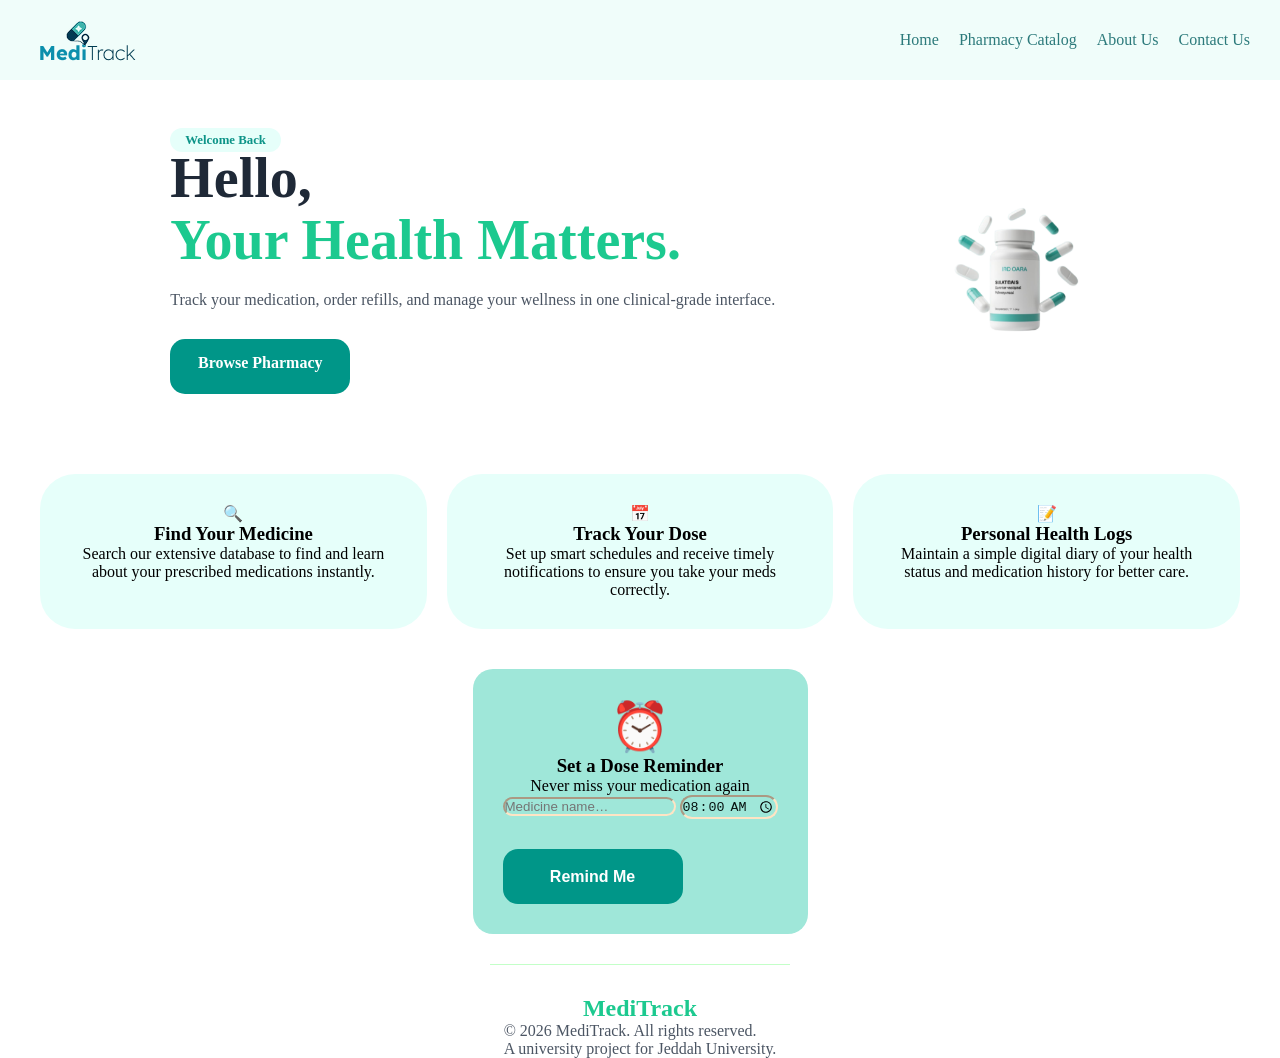
<file: index.html>
<!DOCTYPE html>
<html lang="en">
<head>
    <meta charset="UTF-8">
    <meta name="viewport" content="width=device-width, initial-scale=1.0">
    <link rel="stylesheet" href="CSS\style.css"> 
    <title>MediTrack - Home</title>
</head>
<body>
    <header>
        <nav>
            <div class="logo-container">
                <img src="Media/LOGO.png" alt="MediTrack Logo"> 
            </div>
            <ul class="nav-links">
                <li><a href="index.html">Home</a></li>
                <li><a href="pharmacy1.html">Pharmacy Catalog</a></li>
                <li><a href="About-us.html">About Us</a></li>
                <li><a href="Contact-us.html">Contact Us</a></li>
            </ul>
        </nav>
    </header>

    <main>
        <section id="home">
            <article class="welcome-text">
                <span class="badge">Welcome Back</span>
                <h1>Hello, <br><strong>Your Health Matters.</strong></h1>
                <p>Track your medication, order refills, and manage your wellness in one clinical-grade interface.</p>
                <a href="pharmacy1.html" class="btn-primary">Browse Pharmacy</a>
            </article>
            
            <aside class="hero-image">
                <img src="Media/Heroimage.png" alt="Medical Health Dashboard Preview" width="200">
            </aside>
        </section>



        

        <section class="services-container">
            <h2 style="display:none;">Our Services</h2>
            <article class="service-card">
                <div class="icon-box">🔍</div>
                <h3>Find Your Medicine</h3>
                <p>Search our extensive database to find and learn about your prescribed medications instantly.</p>
            </article>

            <article class="service-card">
                <div class="icon-box">📅</div>
                <h3>Track Your Dose</h3>
                <p>Set up smart schedules and receive timely notifications to ensure you take your meds correctly.</p>
            </article>

            <article class="service-card">
                <div class="icon-box">📝</div>
                <h3>Personal Health Logs</h3>
                <p>Maintain a simple digital diary of your health status and medication history for better care.</p>
            </article>
        </section>

        <section class="reminder-section">
            <h2 style="display:none;">Reminder Tool</h2>
            <div class="reminder-card">
              <div class="reminder-left">
                <span class="reminder-icon">⏰</span>
                <div>
                  <h3>Set a Dose Reminder</h3>
                  <p>Never miss your medication again</p>
                </div>
              </div>
              <div class="reminder-form">
                <input type="text" placeholder="Medicine name…" class="reminder-input">
                <input type="time" class="reminder-input time-input" value="08:00">
                <button type="button" class="btn-primary">Remind Me</button>
              </div>
            </div>
        </section>
    </main>

    <footer>
       <div class="line"></div>
        <div class="footer-content">
            <p><strong>MediTrack</strong></p>
            <p>&copy; 2026 MediTrack. All rights reserved. <br> 
                <span>A university project for Jeddah University.</span>
            </p>
        </div>
    </footer>

</body>
</html>
</file>
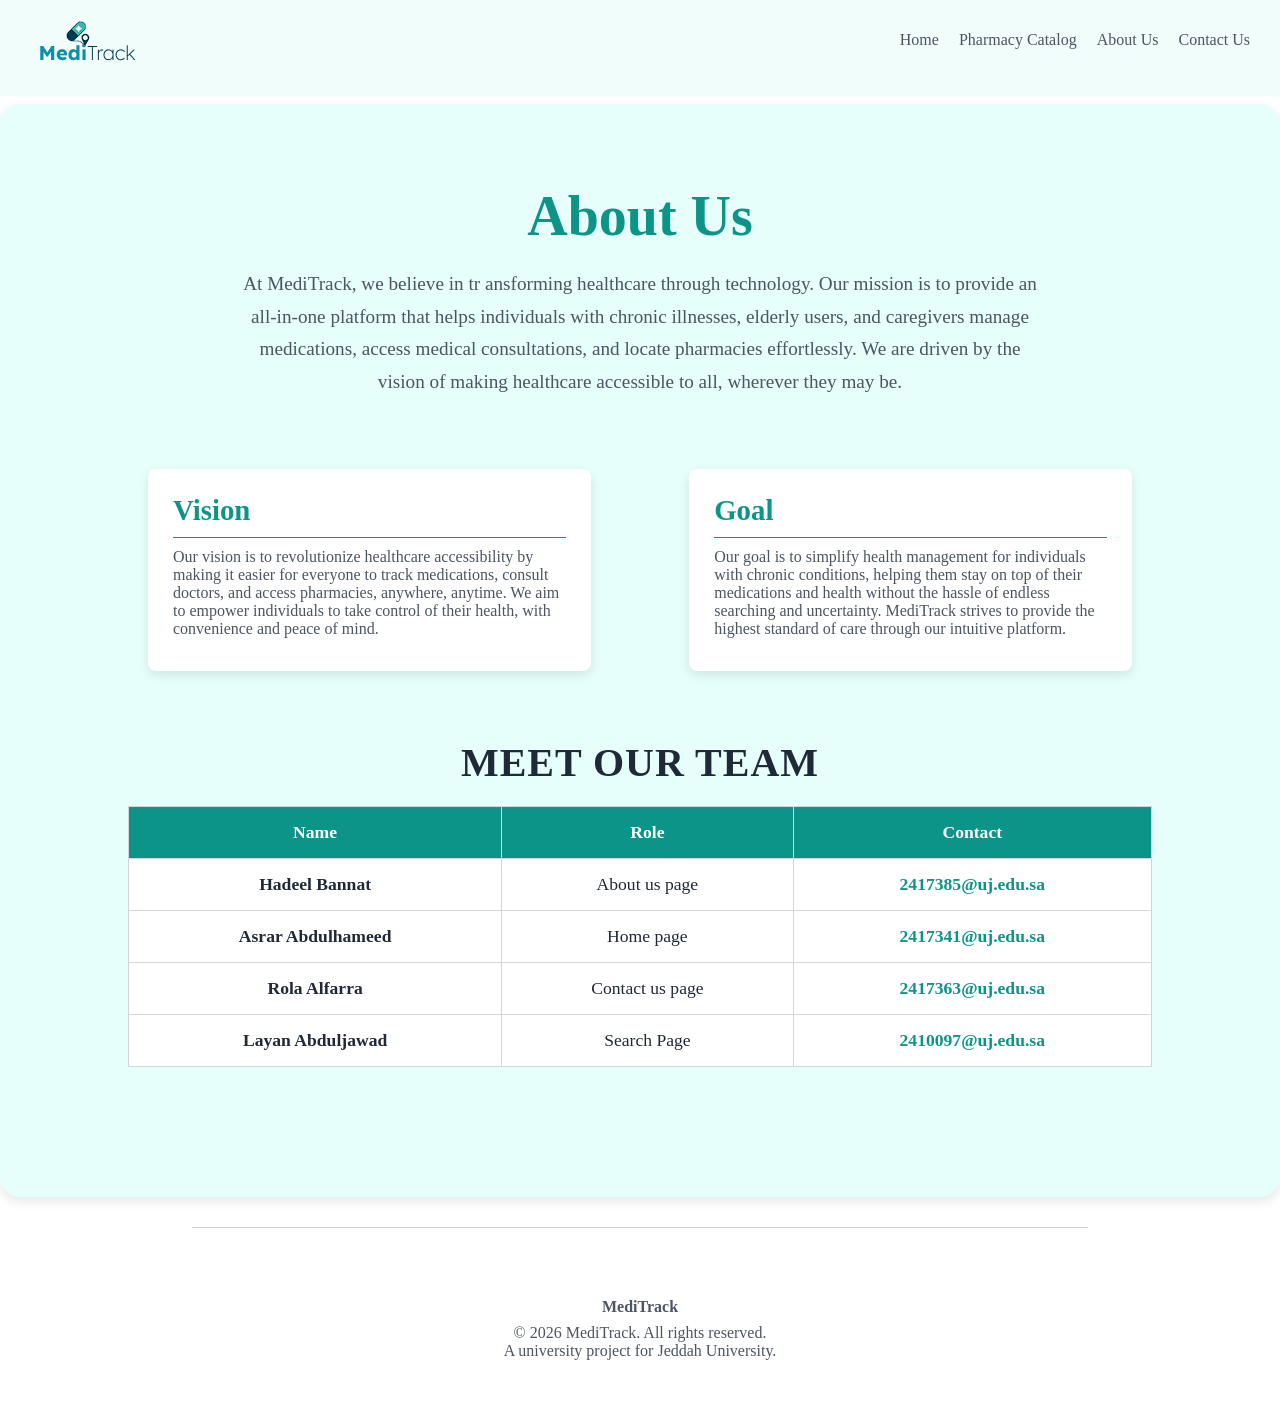
<file: about-us.html>
<!DOCTYPE html>
<html lang="en">
<head>
    <meta charset="UTF-8">
    <meta name="viewport" content="width=device-width, initial-scale=1.0">
    <title>About Us - MediTrack</title>
    <link rel="stylesheet" href="CSS\about-us.css">
</head>
<body>
    <header>
        <nav>
            <div class="logo-container">
                <img src="Media/LOGO.png" alt="MediTrack Logo">
            </div>
   <ul class="nav-links">
                <li><a href="index.html">Home</a></li>
                <li><a href="pharmacy1.html">Pharmacy Catalog</a></li>
                <li><a href="about-us.html">About Us</a></li>
                <li><a href="Contact-us.html">Contact Us</a></li>
            </ul>
        </nav>
    </header>

    <section class="about-container">
        <div class="about-text">
            <h1>About Us</h1>
            <p>At MediTrack, we believe in tr
                ansforming healthcare through technology.
                 Our mission is to provide an all-in-one
                  platform that helps individuals with 
                  chronic illnesses, elderly users, and
                   caregivers manage medications, access
                    medical consultations, and locate
                     pharmacies effortlessly. We are 
                     driven by the vision of making healthcare accessible to all, wherever they may be.</p>
        </div>

        <div class="vision-goal">
            <div class="card">
                <h2>Vision</h2>
                <hr>
                <p>Our vision is to revolutionize healthcare accessibility by making it easier for everyone to track medications, consult doctors, and access pharmacies, anywhere, anytime. We aim to empower individuals to take control of their health, with convenience and peace of mind.</p>
            </div>
            <div class="card">
                <h2>Goal</h2>
                <hr>
                <p>Our goal is to simplify health management for individuals with chronic conditions, helping them stay on top of their medications and health without the hassle of endless searching and uncertainty. MediTrack strives to provide the highest standard of care through our intuitive platform.</p>
            </div>
        </div>

        <div class="team-info">
            <h2 class="team-heading">Meet Our Team</h2>
            <table class="team-table">
                <tr>
                    <th>Name</th>
                    <th>Role</th>
                    <th>Contact</th>
                </tr>
                <tr>
                    <td>Hadeel Bannat</td>
                    <td>About us page</td>
                    <td><a href="mailto:2417385@uj.edu.sa">2417385@uj.edu.sa</a></td>
                </tr>
                <tr>
                    <td>Asrar Abdulhameed</td>
                    <td>Home page</td>
                    <td><a href="mailto:2417341@uj.edu.sa">2417341@uj.edu.sa</a></td>
                </tr>
                <tr>
                    <td>Rola Alfarra</td>
                    <td>Contact us page</td>
                    <td><a href="mailto:2417363@uj.edu.sa">2417363@uj.edu.sa</a></td>
                </tr>
                <tr>
                    <td>Layan Abduljawad</td>
                    <td>Search Page</td>
                    <td><a href="mailto:2410097@uj.edu.sa">2410097@uj.edu.sa</a></td>
                </tr>
            </table>
        </div>
    </section>

    <footer>
        <div class="line"></div>
        <div class="footer-content">
            <p><strong>MediTrack</strong></p>
            <p>&copy; 2026 MediTrack. All rights reserved. <br> 
                <span>A university project for Jeddah University.</span>
            </p>
        </div>
    </footer>
</body>
</html>
</file>
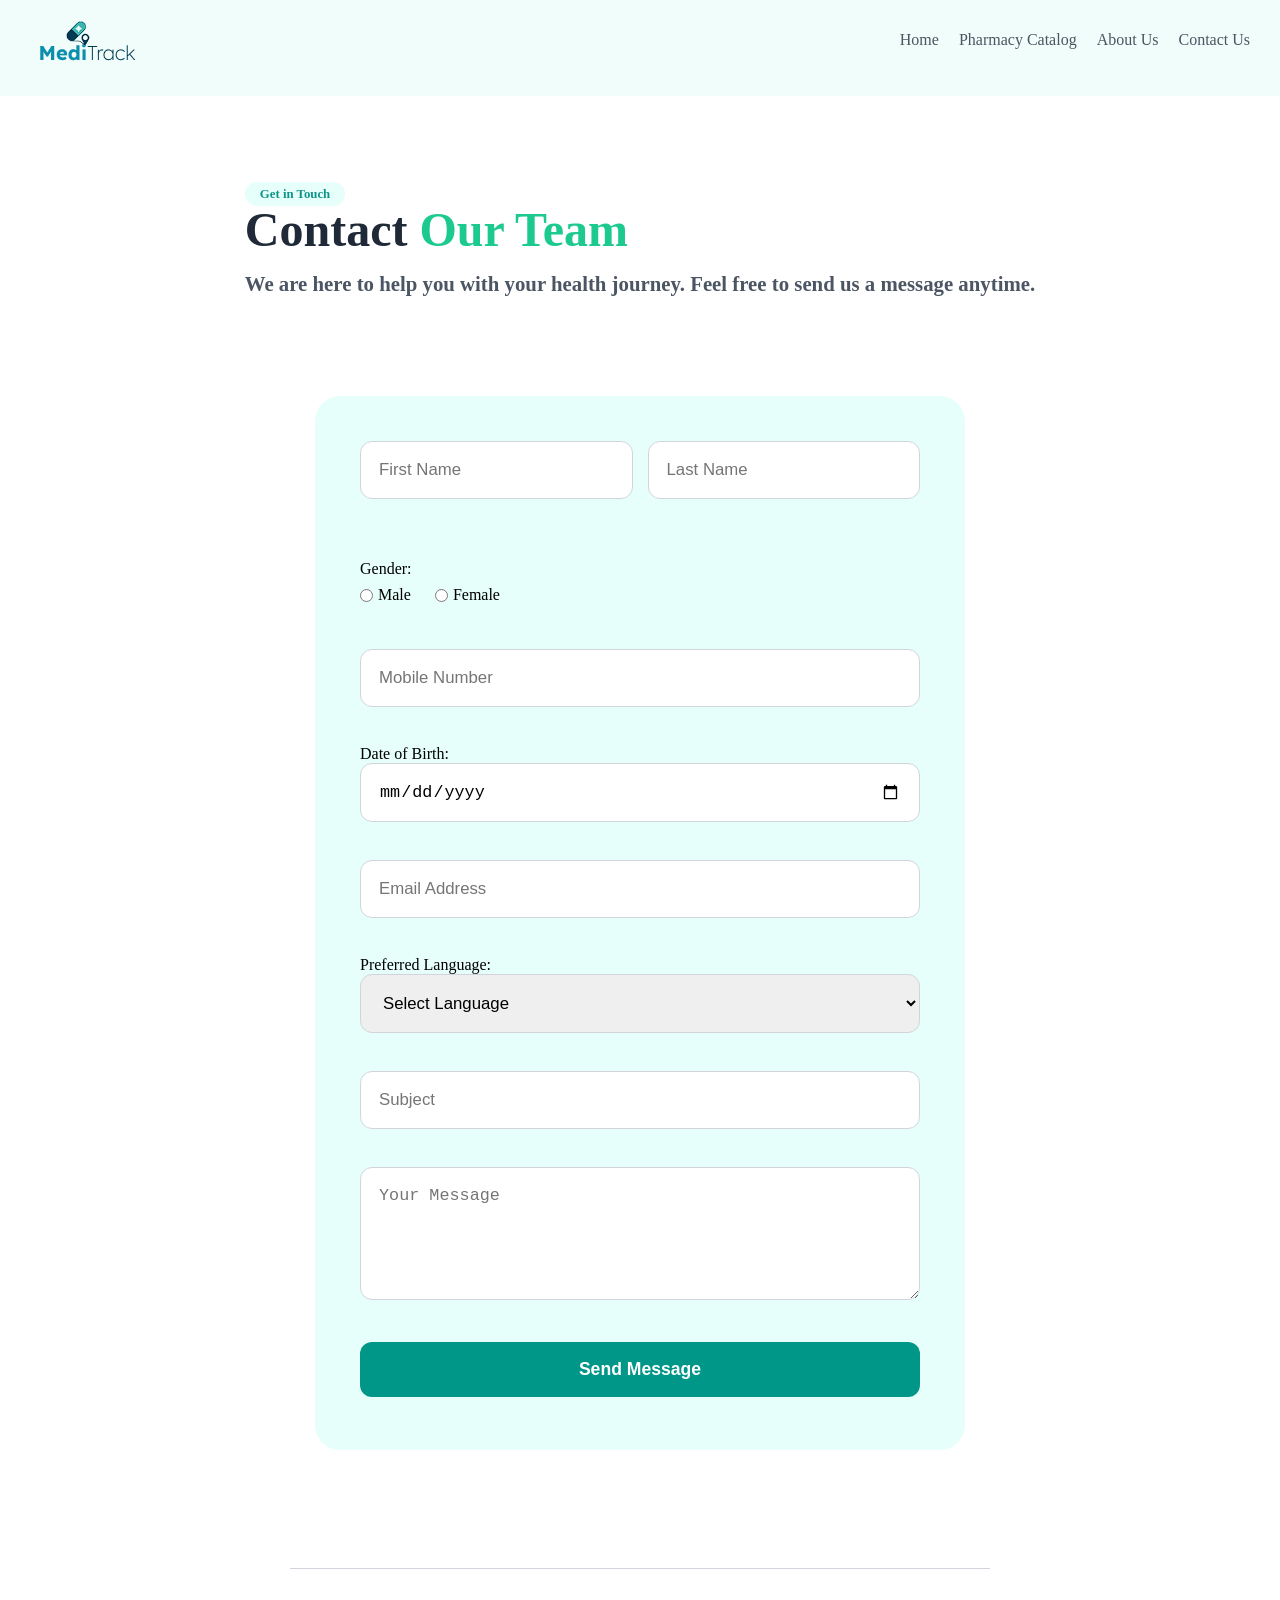
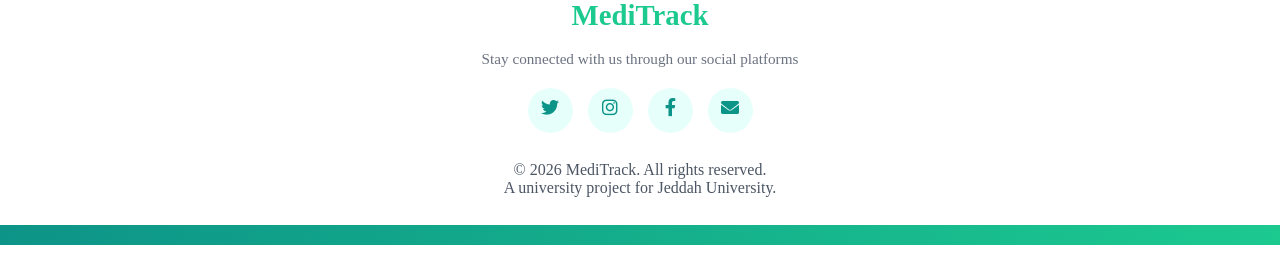
<file: Contact-us.html>
<!DOCTYPE html>
<html lang="en">
<head>
    <meta charset="UTF-8">
    <meta name="viewport" content="width=device-width, initial-scale=1.0">
    <title>Contact Us - MediTrack</title>

    
    <link rel="stylesheet" href="CSS\contact.css">

    
    <link rel="stylesheet" href="https://cdnjs.cloudflare.com/ajax/libs/font-awesome/6.0.0/css/all.min.css">
</head>

<body>
<header>
    <nav>
        <div class="logo-container">
           <img src="Media/LOGO.png" alt="MediTrack Logo">
        </div>
    <ul class="nav-links">
                <li><a href="index.html">Home</a></li>
                <li><a href="pharmacy1.html">Pharmacy Catalog</a></li>
                <li><a href="About-us.html">About Us</a></li>
                <li><a href="Contact-us.html">Contact Us</a></li>
            </ul>
    </nav>
</header>


<section class="contact-container">

    <div class="contact-text">
        <span class="badge">Get in Touch</span>
        <h1>Contact <strong>Our Team</strong></h1>
        <h2>We are here to help you with your health journey.  
        Feel free to send us a message anytime.</h2>
    </div>

    <form class="contact-form">

    
    <div class="row">
        <div class="input-group">
            <input type="text" placeholder="First Name" required maxlength="20">
        </div>

        <div class="input-group">
            <input type="text" placeholder="Last Name" required maxlength="20">
        </div>
    </div>

    
    <div class="gender-group">
    <p>Gender:</p>

    <label class="gender-option">
        <input type="radio" name="gender" value="male" required>
        Male
    </label>

    <label class="gender-option">
        <input type="radio" name="gender" value="female">
        Female
    </label>
    </div>

    
    <div class="input-group">
        <input type="tel" placeholder="Mobile Number" 
        pattern="[0-9]{10}" 
        maxlength="10" 
        required>
    </div>

    
    <div class="input-group">
        <label>Date of Birth:</label>
        <input type="date" required>
    </div>

    
    <div class="input-group">
        <input type="email" placeholder="Email Address" required>
    </div>

    
    <div class="input-group">
        <label>Preferred Language:</label>
        <select required>
            <option value="">Select Language</option>
            <option>Arabic</option>
            <option>English</option>
            <option>French</option>
        </select>
    </div>

    
    <div class="input-group">
        <input type="text" placeholder="Subject" maxlength="50">
    </div>

    
    <div class="input-group">
        <textarea placeholder="Your Message" rows="5" required></textarea>
    </div>

    <button type="submit" class="btn-primary">Send Message</button>

    
    <p class="success-message">✅ Message ready to send!</p>

</form>

</section>


<footer>
    <div class="line"></div>

    <div class="footer-content">
        <p class="brand"><strong>MediTrack</strong></p>

        <p class="footer-text">
            Stay connected with us through our social platforms
        </p>

        
        <div class="social-icons">
            <a href="https://twitter.com" target="_blank">
                <i class="fab fa-twitter"></i>
            </a>

            <a href="https://instagram.com" target="_blank">
                <i class="fab fa-instagram"></i>
            </a>

            <a href="https://facebook.com" target="_blank">
                <i class="fab fa-facebook-f"></i>
            </a>

            <a href="mailto:meditrack@gmail.com">
                <i class="fas fa-envelope"></i>
            </a>
        </div>

        <p class="copyright">
            &copy; 2026 MediTrack. All rights reserved. <br>
            <span>A university project for Jeddah University.</span>
        </p>
    </div>

    
    <div class="bottom-bar"></div>
</footer>

</body>
</html>
</file>
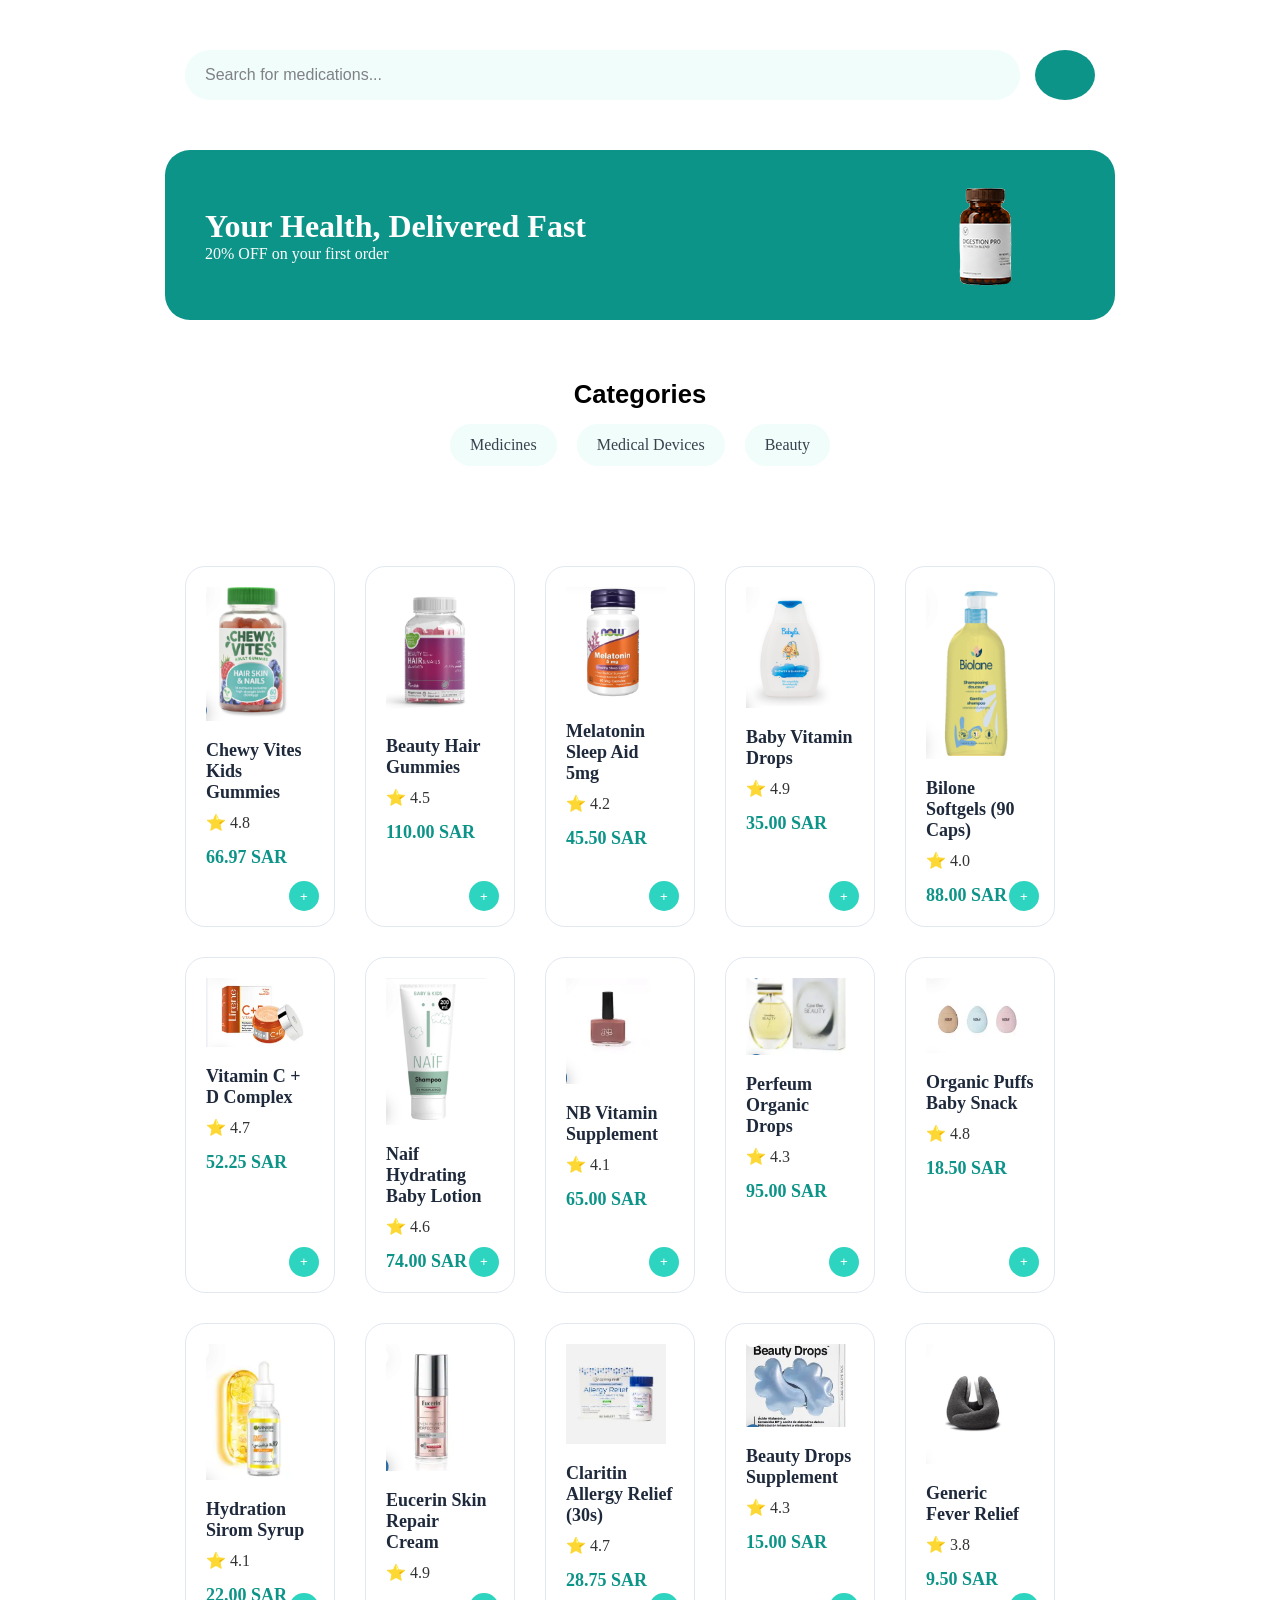
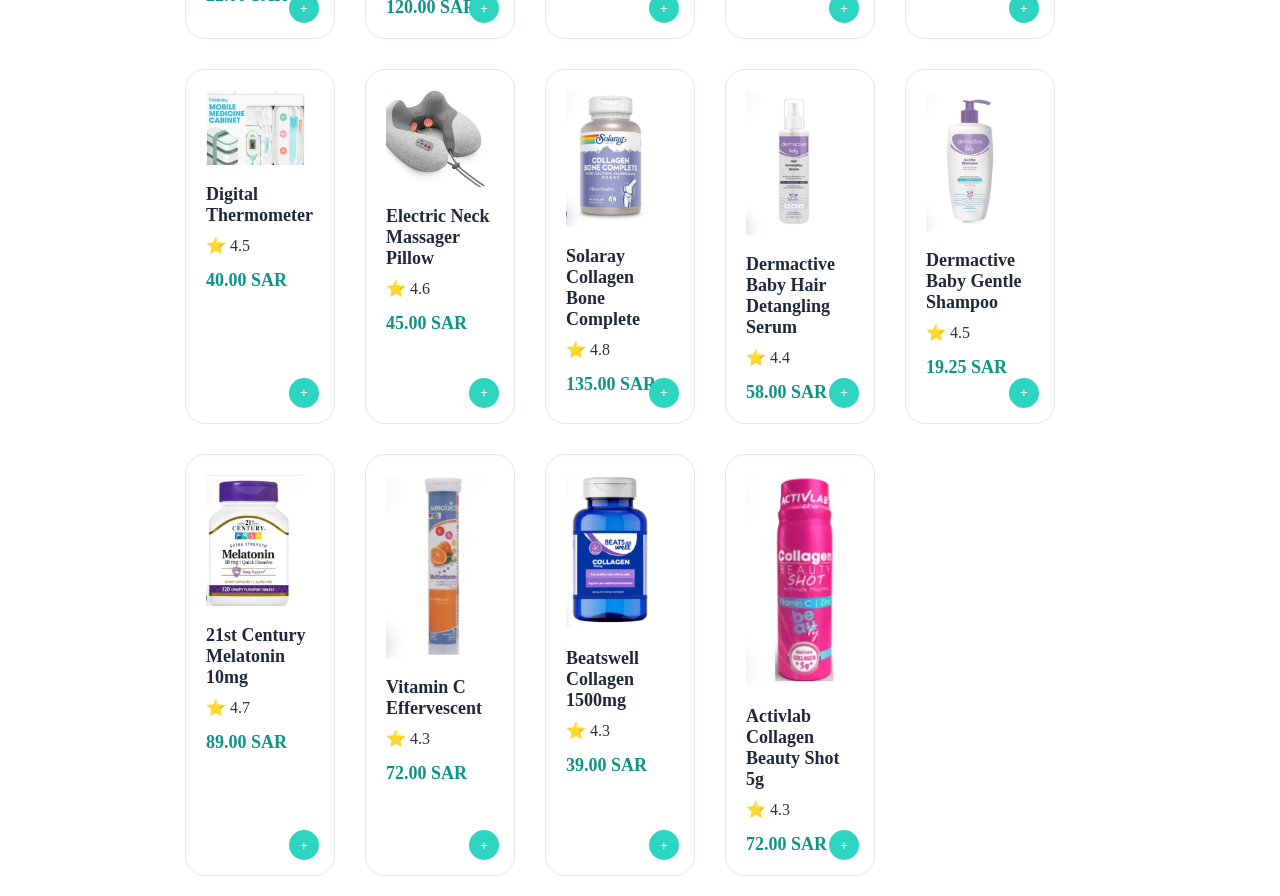
<file: pharmacy1.html>
<!DOCTYPE html>
<html lang="en">
<head>
    <meta charset="UTF-8">
    <meta name="viewport" content="width=device-width, initial-scale=1.0">
    <title>Pharmacy</title>
    <link rel='stylesheet' href='https://cdn-uicons.flaticon.com/2.1.0/uicons-regular-rounded/css/uicons-regular-rounded.css'>
    <link rel="stylesheet" href="CSS\style.css"> 
</head>
<body>
<div class="Search_home">
    
    <div class="container">
        <input type="text" id="myInput" placeholder="Search for medications..." class="form-control">
        <span><i class="fi fi-rr-search Search-icon"></i></span>
    </div>

    <a href="index.html" class="home-btn">
        <i class="fi fi-rr-home"></i> 
    </a>

</div>
    <div  class="main">
    <div class="text">
        <h1>Your Health, Delivered Fast </h1>
        <p>20% OFF on your first order</p>
    </div>
    <img src="Media/mwd1.png" alt="Midcen" >
     </div>


     <section class="Categories">
        <h2>Categories</h2>
        <div class=" category-list">
        <span class="cat-item">Medicines</span>
        <span class="cat-item">Medical Devices</span>
        <span class="cat-item">Beauty</span>
        </div>
     </section>

<section class="product">

<div class="cards">

    <div class="product-card">
        <img src="Media/ChewyVites.png" alt="Chewy Vites Kids" class="product-img">
        <h3 class="product-title">Chewy Vites Kids Gummies</h3>
        <div class="rating"><span>⭐</span> 4.8</div>
        <div class="price">66.97 SAR</div>
        <button class="add-button">+</button>
    </div>

    <div class="product-card">
        <img src="Media/BeautyHair.png" alt="Beauty Hair Gummies" class="product-img">
        <h3 class="product-title">Beauty Hair Gummies</h3>
        <div class="rating"><span>⭐</span> 4.5</div>
        <div class="price">110.00 SAR</div>
        <button class="add-button">+</button>
    </div>

    <div class="product-card">
        <img src="Media/Melatonin.png" alt="Melatonin Sleep Aid" class="product-img">
        <h3 class="product-title">Melatonin Sleep Aid 5mg</h3>
        <div class="rating"><span>⭐</span> 4.2</div>
        <div class="price">45.50 SAR</div>
        <button class="add-button">+</button>
    </div>

    <div class="product-card">
        <img src="Media/baby.png" alt="Baby Care" class="product-img">
        <h3 class="product-title">Baby Vitamin Drops</h3>
        <div class="rating"><span>⭐</span> 4.9</div>
        <div class="price">35.00 SAR</div>
        <button class="add-button">+</button>
    </div>

    <div class="product-card">
        <img src="Media/Bilone.png" alt="Bilone Supplement" class="product-img">
        <h3 class="product-title">Bilone Softgels (90 Caps)</h3>
        <div class="rating"><span>⭐</span> 4.0</div>
        <div class="price">88.00 SAR</div>
        <button class="add-button">+</button>
    </div>

    <div class="product-card">
        <img src="Media/C+D.png" alt="Vitamin C + D" class="product-img">
        <h3 class="product-title">Vitamin C + D Complex</h3>
        <div class="rating"><span>⭐</span> 4.7</div>
        <div class="price">52.25 SAR</div>
        <button class="add-button">+</button>
    </div>

    <div class="product-card">
        <img src="Media/Naif.png" alt="Naif Baby Lotion" class="product-img">
        <h3 class="product-title">Naif Hydrating Baby Lotion</h3>
        <div class="rating"><span>⭐</span> 4.6</div>
        <div class="price">74.00 SAR</div>
        <button class="add-button">+</button>
    </div>

    <div class="product-card">
        <img src="Media/NB.png" alt="NB Supplement" class="product-img">
        <h3 class="product-title">NB Vitamin Supplement</h3>
        <div class="rating"><span>⭐</span> 4.1</div>
        <div class="price">65.00 SAR</div>
        <button class="add-button">+</button>
    </div>

    <div class="product-card">
        <img src="Media/Perfeum.png" alt="Perfeum Drops" class="product-img">
        <h3 class="product-title">Perfeum Organic Drops</h3>
        <div class="rating"><span>⭐</span> 4.3</div>
        <div class="price">95.00 SAR</div>
        <button class="add-button">+</button>
    </div>

    <div class="product-card">
        <img src="Media/Puffs.png" alt="Organic Puffs Snack" class="product-img">
        <h3 class="product-title">Organic Puffs Baby Snack</h3>
        <div class="rating"><span>⭐</span> 4.8</div>
        <div class="price">18.50 SAR</div>
        <button class="add-button">+</button>
    </div>

    <div class="product-card">
        <img src="Media/Sirom.png" alt="Sirom Syrup" class="product-img">
        <h3 class="product-title">Hydration Sirom Syrup</h3>
        <div class="rating"><span>⭐</span> 4.1</div>
        <div class="price">22.00 SAR</div>
        <button class="add-button">+</button>
    </div>

    <div class="product-card">
        <img src="Media/Userin.png" alt="Eucerin Skin Repair" class="product-img">
        <h3 class="product-title">Eucerin Skin Repair Cream</h3>
        <div class="rating"><span>⭐</span> 4.9</div>
        <div class="price">120.00 SAR</div>
        <button class="add-button">+</button>
    </div>

    <div class="product-card">
    <img src="Media/Claritin.jpg" alt="Claritin Allergy Relief" class="product-img">
    <h3 class="product-title">Claritin Allergy Relief (30s)</h3>
    <div class="rating"><span>⭐</span> 4.7</div>
    <div class="price">28.75 SAR</div>
    <button class="add-button">+</button>
</div>

<div class="product-card">
    <img src="Media/BeautyDrob.png" alt="Beauty Drops" class="product-img">
    <h3 class="product-title">Beauty Drops Supplement</h3>
    <div class="rating"><span>⭐</span> 4.3</div>
    <div class="price">15.00 SAR</div>
    <button class="add-button">+</button>
</div>

<div class="product-card">
    <img src="Media/Generi.png" alt="Fever Relief" class="product-img">
    <h3 class="product-title">Generic Fever Relief</h3>
    <div class="rating"><span>⭐</span> 3.8</div>
    <div class="price">9.50 SAR</div>
    <button class="add-button">+</button>
</div>

<div class="product-card">
    <img src="Media/Midcen.png" alt="Digital Thermometer" class="product-img">
    <h3 class="product-title">Digital Thermometer</h3>
    <div class="rating"><span>⭐</span> 4.5</div>
    <div class="price">40.00 SAR</div>
    <button class="add-button">+</button>
</div>

<div class="product-card">
    <img src="Media/Electric.png" alt="Neck Massager" class="product-img">
    <h3 class="product-title">Electric Neck Massager Pillow</h3>
    <div class="rating"><span>⭐</span> 4.6</div>
    <div class="price">45.00 SAR</div>
    <button class="add-button">+</button>
</div>

<div class="product-card">
    <img src="Media/Solaray.png" alt="Solaray Collagen" class="product-img">
    <h3 class="product-title">Solaray Collagen Bone Complete</h3>
    <div class="rating"><span>⭐</span> 4.8</div>
    <div class="price">135.00 SAR</div>
    <button class="add-button">+</button>
</div>

<div class="product-card">
    <img src="Media/BabyHair.png" alt="Dermactive Baby Hair Detangling Serum" class="product-img">
    <h3 class="product-title">Dermactive Baby Hair Detangling Serum</h3>
    <div class="rating"><span>⭐</span> 4.4</div>
    <div class="price">58.00 SAR</div>
    <button class="add-button">+</button>
</div>

<div class="product-card">
    <img src="Media/Shampo.png" alt="Dermactive Baby Gentle Shampoo" class="product-img">
    <h3 class="product-title">Dermactive Baby Gentle Shampoo</h3>
    <div class="rating"><span>⭐</span> 4.5</div>
    <div class="price">19.25 SAR</div>
    <button class="add-button">+</button>
</div>

<div class="product-card">
    <img src="Media/21st.png" alt="Melatonin 10mg" class="product-img">
    <h3 class="product-title">21st Century Melatonin 10mg</h3>
    <div class="rating"><span>⭐</span> 4.7</div>
    <div class="price">89.00 SAR</div>
    <button class="add-button">+</button>
</div>

<div class="product-card">
    <img src="Media/Vitaminc.png" alt="Vitamin C Effervescent" class="product-img">
    <h3 class="product-title">Vitamin C Effervescent </h3>
    <div class="rating"><span>⭐</span> 4.3</div>
    <div class="price">72.00 SAR</div>
    <button class="add-button">+</button>
</div>


<div class="product-card">
    <img src="Media/Face.png" alt="Beatswell Collagen 1500mg" class="product-img">
    <h3 class="product-title">Beatswell Collagen 1500mg </h3>
    <div class="rating"><span>⭐</span> 4.3</div>
    <div class="price">39.00 SAR</div>
    <button class="add-button">+</button>
</div>
<div class="product-card">
    <img src="Media/Collagen.png" alt="Activlab Collagen Beauty Shot 5g" class="product-img">
    <h3 class="product-title">Activlab Collagen Beauty Shot 5g </h3>
    <div class="rating"><span>⭐</span> 4.3</div>
    <div class="price">72.00 SAR</div>
    <button class="add-button">+</button>
</div>
</div>
</section>

    
</body>
</html>
</file>
